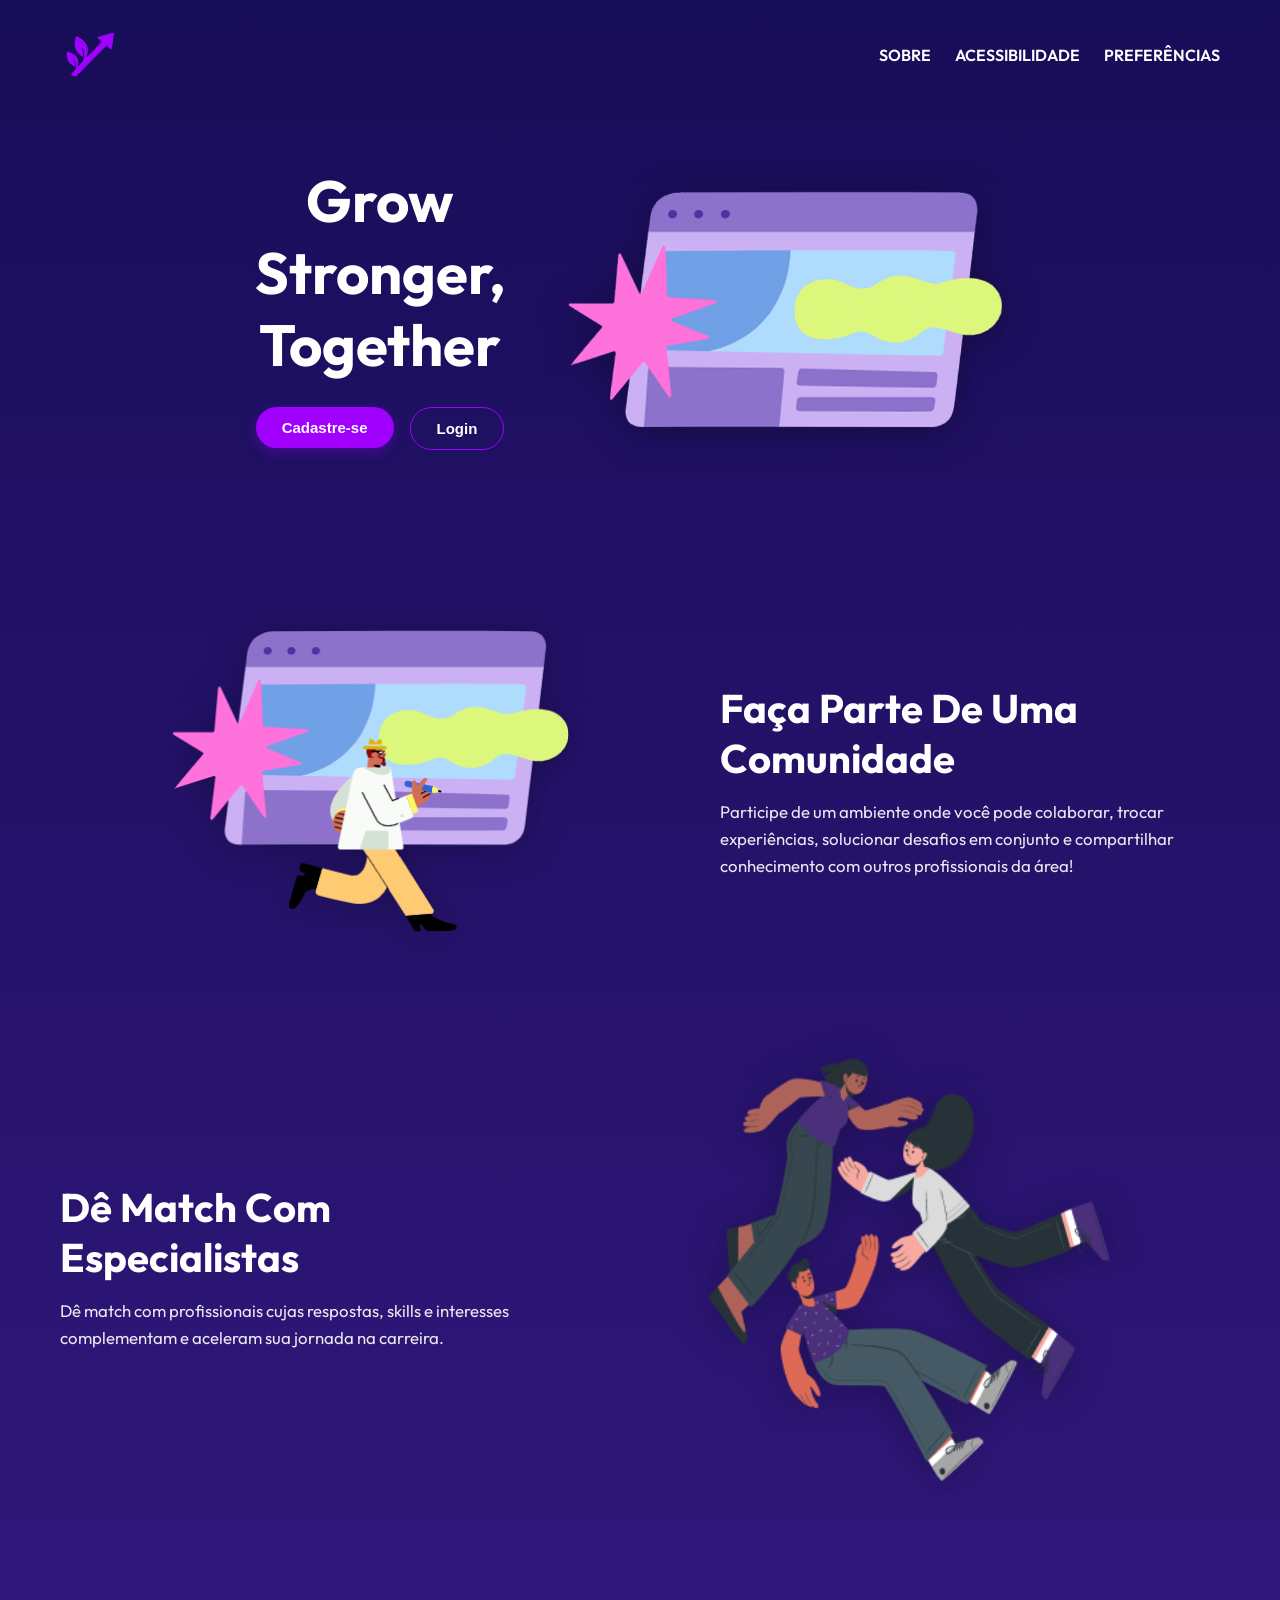
<file: public/index.html>
<!DOCTYPE html>
<html lang="pt-br">
<head>
  <meta charset="UTF-8" />
  <meta name="viewport" content="width=device-width, initial-scale=1.0" />
  <title>Grow Us</title>
  <link rel="icon" href="./src/assets/icons/favicon.ico" type="image/x-icon" />
  <link rel="preconnect" href="https://fonts.googleapis.com" />
  <link rel="preconnect" href="https://fonts.gstatic.com" crossorigin />
  <link href="https://fonts.googleapis.com/css2?family=Outfit:wght@100..900&display=swap" rel="stylesheet" />

  <style>
    /* Reset e base */
    * {
      box-sizing: border-box;
      margin: 0;
      padding: 0;
    }

    body {
      background: linear-gradient(180deg, #180D59 0%, #30177A 100%);
      font-family: "Outfit", sans-serif;
      color: #fff;
      min-height: 100vh;
    }

    /* ===== HEADER ===== */
    .top {
      display: flex;
      justify-content: space-between;
      align-items: center;
      padding: 20px 60px;
    }

    .img-top svg {
      width: 90px;
      height: auto;
      transition: transform 0.3s ease;
    }

    .img-top svg:hover {
      transform: scale(1.05);
    }

    .div-top {
      display: flex;
      gap: 24px;
    }

    .texto-top {
      color: #fff;
      font-size: 16px;
      font-weight: 600;
      text-decoration: none;
      transition: color 0.3s ease;
    }

    .texto-top:hover {
      color: #a100ff;
    }

    /* ===== HERO SECTION ===== */
    .div-semi-top {
      display: flex;
      justify-content: center;
      align-items: center;
      padding: 60px 40px;
      flex-wrap: wrap;
      gap: 40px;
      max-width: 1200px;
      margin: 0 auto;
    }

    .div-semi-top-0 {
      max-width: 500px;
      text-align: center;
    }

    .texto-semi {
      font-size: 58px;
      font-weight: 700;
      line-height: 1.1;
      margin-bottom: 8px;
    }

    .div-botoes-semi {
      margin-top: 30px;
      display: flex;
      justify-content: center;
      gap: 16px;
    }

    /* Botão principal */
    .btn-conectar {
      background: #a100ff;
      color: #fff;
      border: none;
      padding: 12px 26px;
      border-radius: 25px;
      font-size: 15px;
      font-weight: 600;
      cursor: pointer;
      box-shadow: 0 4px 12px rgba(161, 0, 255, 0.3);
      transition: all 0.3s ease;
    }

    .btn-conectar:hover {
      background: #8b00e0;
      transform: translateY(-2px);
    }

    /* Botão secundário */
    .btn-login {
      background: transparent;
      color: #fff;
      border: 1.8px solid #a100ff;
      padding: 12px 26px;
      border-radius: 25px;
      font-size: 15px;
      font-weight: 600;
      cursor: pointer;
      transition: all 0.3s ease;
    }

    .btn-login:hover {
      background: rgba(161, 0, 255, 0.1);
      transform: translateY(-2px);
    }

    /* Imagem */
    .img-semi-top {
      width: 480px;
      height: auto;
      border-radius: 12px;
      filter: drop-shadow(0 6px 18px rgba(0, 0, 0, 0.3));
      transition: transform 0.3s ease;
    }

    .img-semi-top:hover {
      transform: scale(1.02);
    }

    /* ===== SEÇÕES INFERIORES ===== */
    .main-2 {
      max-width: 1200px;
      margin: 0 auto;
      padding: 60px 20px;
    }

    .feature-section {
      padding: 60px 0;
    }

    .content-wrapper {
      display: flex;
      align-items: center;
      justify-content: space-between;
      gap: 40px;
      flex-wrap: wrap;
    }

    .illustration-container {
      flex: 1;
      display: flex;
      justify-content: center;
    }

    .illustration-container img {
      width: 65%;
      max-width: 500px;
      height: auto;
      border-radius: 10px;
      filter: drop-shadow(0 6px 18px rgba(0, 0, 0, 0.25));
      transition: transform 0.3s ease;
    }

    .illustration-container img:hover {
      transform: scale(1.02);
    }

    .text-container {
      flex: 1;
      max-width: 500px;
    }

    .text-container h1 {
      font-size: 2.5rem;
      font-weight: 700;
      margin-bottom: 16px;
    }

    .text-container p {
      font-size: 1.05rem;
      line-height: 1.6;
      opacity: 0.9;
    }

    /* Ordem alternada */
    .community-section .content-wrapper {
      flex-direction: row;
    }

    .specialists-section .content-wrapper {
      flex-direction: row-reverse;
    }

    /* ===== RESPONSIVIDADE ===== */
    @media (max-width: 992px) {
      .div-semi-top {
        flex-direction: column;
        text-align: center;
        padding: 60px 30px;
      }

      .img-semi-top {
        width: 400px;
      }

      .texto-semi {
        font-size: 46px;
      }

      .content-wrapper {
        flex-direction: column;
        text-align: center;
      }

      .illustration-container img {
        width: 80%;
      }

      .text-container h1 {
        font-size: 2rem;
      }

      .text-container p {
        font-size: 1rem;
      }
    }

    @media (max-width: 576px) {
      .top {
        padding: 15px 20px;
      }

      .div-top {
        gap: 16px;
      }

      .texto-top {
        font-size: 14px;
      }

      .texto-semi {
        font-size: 38px;
      }

      .btn-conectar,
      .btn-login {
        padding: 10px 20px;
        font-size: 14px;
      }

      .img-semi-top {
        width: 100%;
      }

      .div-botoes-semi {
        flex-direction: column;
        align-items: center;
      }
    }
  </style>
</head>
<body>

  <header class="top">
    <!-- Logo SVG -->
    <div class="img-top">
      <svg xmlns="http://www.w3.org/2000/svg" width="123" height="89" viewBox="0 0 123 89" fill="none">
        <path fill-rule="evenodd" clip-rule="evenodd" d="M68.4445 18.4549C65.9694 19.1409 63.4789 19.8556 62.9098 20.0435C62.3406 20.231 60.9226 20.6368 59.7583 20.9449C58.5941 21.2531 56.4588 21.8553 55.0131 22.2833C53.5674 22.7114 52.1484 23.0697 51.8596 23.0797C51.4269 23.0948 51.3229 23.1996 51.2689 23.6767C51.1683 24.5646 51.5542 25.0324 53.765 26.7019C56.312 28.6254 57.0696 29.3261 56.953 29.6504C56.8625 29.902 55.0179 31.8948 52.8399 34.0943C52.2207 34.7196 51.2542 35.7348 50.6921 36.3502C50.1301 36.9657 49.6065 37.4465 49.5287 37.4185C49.4509 37.3905 49.2472 37.5998 49.0763 37.8835C48.7832 38.3695 48.3416 38.8509 45.8915 41.3567C45.3376 41.9231 44.8718 42.4216 44.8564 42.4645C44.8109 42.5909 41.0044 46.4867 39.3687 48.0806C38.8695 48.5673 38.0851 49.425 37.6255 49.9865C37.166 50.5481 36.5033 51.2366 36.1527 51.5164C35.6093 51.9502 35.5181 51.9661 35.5336 51.6241C35.5436 51.4035 36.0327 49.9093 36.6203 48.3036C37.2081 46.6979 37.6908 45.2362 37.693 45.0553C37.6953 44.8744 37.7939 44.117 37.9121 43.3721C38.0304 42.6273 38.0816 41.9074 38.0262 41.7723C37.9707 41.6374 37.9782 41.3802 38.0427 41.2008C38.1073 41.0214 38.0478 39.9541 37.9106 38.8288C37.5116 35.5541 35.9294 32.4679 33.118 29.4791C31.5556 27.8182 30.5673 26.8961 29.7854 26.3696C29.4157 26.1205 28.7984 25.69 28.4136 25.4126C27.5807 24.8122 26.2667 24.073 24.1089 22.9904C22.0996 21.9824 21.9023 22.0581 21.4428 24.0145C21.2724 24.7406 21.0031 25.7339 20.8445 26.222C20.686 26.7101 20.5611 27.2599 20.5671 27.4437C20.5732 27.6276 20.4927 28.342 20.3886 29.0313C20.0546 31.2388 20.0361 33.5416 20.3365 35.5098C21.1659 40.9411 23.3227 44.576 27.7513 48.0057C28.5203 48.6013 29.5733 49.4183 30.0915 49.8214C30.6097 50.2245 31.1272 50.5346 31.2414 50.5102C31.5816 50.4383 31.8349 48.6666 31.714 47.2032C31.5998 45.8206 30.5725 40.6791 30.267 39.962C29.9369 39.187 29.4009 37.0594 29.4801 36.839C29.6072 36.4856 30.3594 37.399 31.1449 38.8602C32.3917 41.1794 33.5054 46.4685 33.027 47.7987C32.9477 48.0193 32.9131 48.4059 32.9502 48.6578C33.0715 49.4806 32.3688 52.6697 31.5817 54.8695C30.9471 56.6426 30.6934 57.1337 30.1457 57.6481C29.7798 57.9918 29.4487 58.3613 29.41 58.4691C29.2472 58.9218 24.8123 63.5389 24.6069 63.4696C24.3241 63.3745 24.3089 62.8548 24.5677 62.1349C24.6779 61.8286 24.8443 60.9304 24.9377 60.1387C25.5337 55.0828 23.7161 50.6035 19.8373 47.5695C17.6514 45.8597 13.1933 43.7206 10.8723 43.2683C9.65905 43.0317 9.30221 43.256 9.37887 44.207C9.44315 45.007 9.36849 46.2183 9.23138 46.5996C9.09055 46.9912 9.48812 50.4213 9.87494 52.1513C10.6931 55.8106 12.8444 58.9808 15.7549 60.8157C18.8164 62.7459 20.6772 63.5873 21.016 63.1945C21.46 62.6797 20.8513 60.6632 19.2438 57.3217C18.3311 55.4244 17.643 53.8445 17.7146 53.8108C18.1664 53.598 20.1178 56.1146 21.009 58.0598C22.0627 60.3595 22.4643 64.2161 21.7658 65.3269C21.5835 65.6164 21.525 65.9125 21.625 66.0381C21.8019 66.2608 21.1509 67.6375 20.7355 67.9192C20.6188 67.9983 20.2473 68.3807 19.9097 68.769C19.2483 69.5304 18.4182 70.4086 17.1463 71.694C16.5544 72.2921 16.2106 72.8653 15.8428 73.8682L15.3433 75.2303L18.2522 76.3279C21.0646 77.3891 21.1838 77.4165 21.8448 77.1523C22.2209 77.0021 23.043 76.3329 23.6715 75.6654C24.8856 74.3759 26.2667 72.9873 26.7167 72.603C27.0522 72.3168 27.8193 71.5104 28.9027 70.3057C30.2063 68.8561 31.7222 67.2971 36.9707 62.0079C37.7103 61.2625 38.3272 60.6199 38.3416 60.5799C38.3653 60.514 39.4121 59.4591 42.4373 56.4522C43.019 55.874 43.6244 55.2989 43.7825 55.1741C43.9408 55.0493 44.5141 54.4626 45.0566 53.8703C46.3388 52.4705 46.3856 52.4224 52.7869 45.9133C53.2489 45.4437 53.7017 45.0861 53.7932 45.119C53.8844 45.1518 54.2066 44.8108 54.5088 44.3612C54.811 43.9116 55.6873 42.9136 56.4559 42.1432C59.2258 39.3674 60.1344 38.4418 61.78 36.7191C62.7001 35.7561 63.5853 34.9654 63.7473 34.962C63.9093 34.9586 65.1489 36.1011 66.5021 37.5006C69.8458 40.9597 70.2226 40.9463 71.0529 37.3404C71.2846 36.3336 71.4413 35.3675 71.4009 35.1938C71.3605 35.02 71.4887 34.6031 71.6859 34.2673C71.8853 33.9271 71.9772 33.5728 71.8934 33.4673C71.7111 33.2381 71.7686 32.0774 72.0389 30.5371C72.257 29.2943 72.3612 28.6259 72.8522 25.3235C73.4481 21.3167 73.5136 20.8309 73.5431 20.1982C73.5592 19.8527 73.6425 19.3756 73.7279 19.1381C73.9088 18.6351 73.5592 17.4287 73.1947 17.2976C73.0572 17.2481 70.9197 17.7689 68.4445 18.4549Z" fill="#A100FF"/>
      </svg>
    </div>

    <nav class="div-top">
      <a href="#" class="texto-top">SOBRE</a>
      <a href="#" class="texto-top">ACESSIBILIDADE</a>
      <a href="#" class="texto-top">PREFERÊNCIAS</a>
    </nav>
  </header>

  <main class="div-semi-top">
    <div class="div-semi-top-0">
      <h1 class="texto-semi">Grow</h1>
      <h1 class="texto-semi">Stronger,</h1>
      <h1 class="texto-semi">Together</h1>
      <div class="div-botoes-semi">
        <a href="./src/pages/auth/cadastro/cadastro.html">
        <button class="btn-conectar">Cadastre-se</button>
        </a>
        <a href="./src/pages/auth/login/login.html" class="btn-login-link">
          <button class="btn-login">Login</button>
        </a>      
      </div>
    </div>

    <img class="img-semi-top" src="./src/assets/images/Brazuca Screen 1.png" alt="Ilustração de um navegador">
  </main>

  <main class="main-2">
    <!-- Seção 1: Faça Parte De Uma Comunidade -->
    <section class="feature-section community-section">
      <div class="content-wrapper">
        <div class="illustration-container">
          <img src="./src/assets/images/Brazuca Screen 2.png" alt="Ilustração de uma pessoa correndo com uma tela de navegador no fundo, representando comunidade e colaboração.">
        </div>
        <div class="text-container">
          <h1>Faça Parte De Uma Comunidade</h1>
          <p style="color: white;">Participe de um ambiente onde você pode colaborar, trocar experiências, solucionar desafios em conjunto e compartilhar conhecimento com outros profissionais da área!</p>
        </div>
      </div>
    </section>

    <!-- Seção 2: Dê Match Com Especialistas -->
    <section class="feature-section specialists-section">
      <div class="content-wrapper">
        <div class="illustration-container">
          <img src="./src/assets/images/Frame 213.png" alt="Ilustração de um grupo de três pessoas interagindo ou flutuando, representando o match com especialistas.">
        </div>
        <div class="text-container">
          <h1>Dê Match Com Especialistas</h1>
          <p style="color: white;">Dê match com profissionais cujas respostas, skills e interesses complementam e aceleram sua jornada na carreira.</p>
        </div>
      </div>
    </section>
  </main>
</body>
</html>
</file>
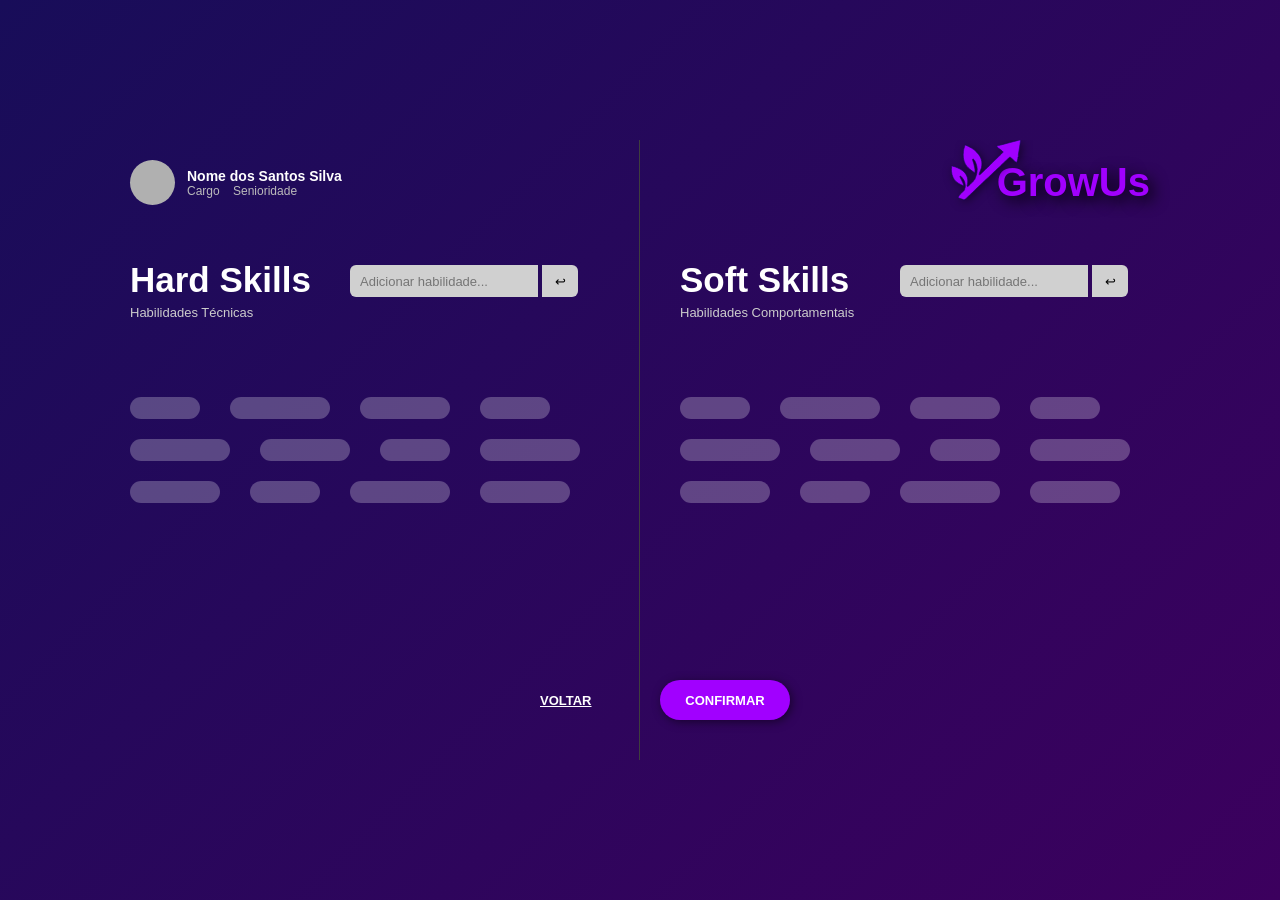
<file: public/src/pages/auth/cadastro/cadastro-skills.html>
<!DOCTYPE html>
<html lang="pt-BR">
<head>
  <meta charset="UTF-8">
  <meta name="viewport" content="width=device-width, initial-scale=1.0">
  <title>GrowUs - Skills</title>
  <link href="https://fonts.googleapis.com/css2?family=Poppins:wght@400;600;700&display=swap" rel="stylesheet">
  <link rel="stylesheet" href="../../../css/skills.css">
</head>
<body>

  <div class="container">


    <!-- Coluna Esquerda -->
   
    <section class="column left">
        <div class="linha"></div>
      <header class="user-header">
        <div class="avatar"></div>
        <div class="user-info">
          <p class="user-name">Nome dos Santos Silva</p>
          <p class="user-meta">Cargo&nbsp;&nbsp;&nbsp;&nbsp;Senioridade</p>
        </div>
      </header>

      <div class="skills-section">
        <h2 class="title">Hard Skills</h2>
        <p class="subtitle">Habilidades Técnicas</p>

        <div class="input-row">
          <input type="text" placeholder="Adicionar habilidade...">
          <button>↩</button>
        </div>

        <div class="tags">
          <span></span><span></span><span></span>
          <span></span><span></span><span></span>
          <span></span><span></span><span></span>
          <span></span><span></span><span></span>
        </div>
      </div>

      <a href="../../../../index.html">
              <button class="btn back">VOLTAR</button>

      </a>
    </section>

    <!-- Coluna Direita -->
    <section class="column right">  
      <div class="logo">GrowUs</div>
      <div class="image_logo">
        <svg xmlns="http://www.w3.org/2000/svg" width="105" height="91" viewBox="0 0 105 91" fill="none">
<path d="M103.675 0.501114C103.705 0.530493 103.753 0.585284 103.814 0.682435C103.92 0.850484 104.022 1.08186 104.103 1.34188C104.184 1.60039 104.238 1.87007 104.256 2.11008C104.275 2.36052 104.251 2.53421 104.216 2.6254C104.053 3.04755 103.912 3.82271 103.884 4.37828C103.838 5.30004 103.737 5.9982 102.768 12.0649C101.971 17.052 101.803 18.0556 101.45 19.9247C101.229 21.1003 101.092 22.1423 101.05 22.9426C101.028 23.3415 101.03 23.694 101.06 23.9778C101.074 24.1195 101.097 24.2554 101.132 24.3766C101.158 24.463 101.194 24.5619 101.253 24.6546C101.25 24.6826 101.243 24.7238 101.228 24.7789C101.182 24.9421 101.087 25.1596 100.947 25.3823C100.764 25.6712 100.615 25.9931 100.518 26.2851C100.47 26.4313 100.432 26.579 100.412 26.7176C100.393 26.8478 100.383 27.0076 100.421 27.1599L100.416 27.1388C100.417 27.1415 100.418 27.1562 100.417 27.1875C100.416 27.2375 100.411 27.3079 100.402 27.3993C100.383 27.5813 100.348 27.8236 100.298 28.1114C100.198 28.686 100.042 29.4196 99.8568 30.1704C99.5183 31.5385 99.2383 32.5113 98.9331 33.1429C98.624 33.7823 98.3806 33.8923 98.1882 33.8987C98.0537 33.9031 97.8566 33.8631 97.5716 33.7242C97.2889 33.5864 96.9507 33.3668 96.5427 33.0527C95.7253 32.4235 94.6875 31.4629 93.3293 30.1553C92.2269 29.0941 91.1688 28.1278 90.3502 27.4258C89.9418 27.0755 89.5874 26.7869 89.3151 26.5835C89.1801 26.4827 89.057 26.3964 88.9525 26.3336C88.9009 26.3025 88.844 26.271 88.7865 26.2461C88.7562 26.233 88.6878 26.2043 88.5994 26.1917L88.5045 26.1857C88.4025 26.1877 88.3166 26.2148 88.2677 26.2329C88.2122 26.2535 88.1599 26.2799 88.1134 26.3048C88.0202 26.3545 87.9172 26.4195 87.8117 26.4928C87.5988 26.6406 87.3351 26.8469 87.0406 27.0917C86.4493 27.5832 85.706 28.2546 84.952 28.9892C82.2859 31.5866 80.8151 32.9819 76.3224 37.1721C75.0703 38.34 73.6167 39.8758 73.0952 40.5978C72.8629 40.9195 72.6288 41.1945 72.4439 41.3767C72.3745 41.445 72.3183 41.4914 72.279 41.5221C72.2064 41.5291 72.1497 41.5469 72.1216 41.5558C72.0415 41.5814 71.9648 41.6183 71.8998 41.6534C71.7674 41.7249 71.6159 41.8259 71.4592 41.9411C71.1419 42.1743 70.7538 42.5017 70.367 42.8676C59.985 52.6927 59.9 52.7739 57.8117 54.8957L57.8108 54.8953C57.3744 55.3388 56.9259 55.78 56.5556 56.1325C56.3645 56.3146 56.2019 56.4668 56.0747 56.5816L55.8079 56.8092C55.5217 57.0195 54.5145 57.9117 53.5791 58.777C51.1251 61.0471 49.472 62.5819 48.4276 63.5616C47.9058 64.0509 47.5335 64.4037 47.2888 64.6412C47.1671 64.7593 47.074 64.8525 47.0082 64.9207C46.9758 64.9544 46.9451 64.9869 46.9202 65.0158C46.908 65.0299 46.8929 65.0487 46.8775 65.0694C46.8753 65.0725 46.8694 65.0798 46.8619 65.0909C46.8591 65.094 46.8562 65.0979 46.8523 65.1021C46.8263 65.1302 46.785 65.1733 46.7285 65.2304C46.6164 65.3436 46.4547 65.5028 46.2543 65.6971C45.8537 66.0854 45.3052 66.6074 44.7067 67.1688C36.1948 75.1521 33.7251 77.5166 31.5991 79.7167C30.0545 81.3152 28.9281 82.4252 28.3282 82.9498L28.1035 83.1389C27.3471 83.7401 25.0862 85.8568 23.1196 87.8007C22.627 88.2875 22.0566 88.7774 21.537 89.171C21.0011 89.577 20.5695 89.8418 20.345 89.9253L20.3447 89.9262C20.079 90.025 19.9192 90.0759 19.7492 90.0952C19.5835 90.1139 19.3755 90.1054 19.032 90.0321C18.3194 89.8799 17.1695 89.4836 14.8706 88.6763L10.6179 87.183L11.2468 85.588C11.8226 84.1264 12.3429 83.3304 13.235 82.4914C15.3014 80.5479 16.6578 79.2121 17.7426 78.0499C18.0102 77.7636 18.2906 77.4798 18.5258 77.2545C18.6435 77.1418 18.7476 77.0461 18.8312 76.973C18.873 76.9366 18.9078 76.9071 18.9352 76.8854C18.9644 76.8621 18.9778 76.8534 18.9778 76.8534C19.2347 76.6912 19.4753 76.4135 19.6733 76.1418C19.881 75.8565 20.0808 75.5225 20.2472 75.1951C20.4125 74.8697 20.5535 74.5326 20.6345 74.2414C20.6746 74.0974 20.7063 73.9447 20.7106 73.8009C20.7141 73.6869 20.7033 73.495 20.5853 73.3269C20.5852 73.3105 20.5856 73.2822 20.5942 73.2414C20.6126 73.1553 20.6544 73.0428 20.7245 72.9177L20.8045 72.7892C21.1626 72.2592 21.3421 71.4747 21.4154 70.6183C21.4903 69.7427 21.4596 68.7159 21.3398 67.6446C21.1004 65.5064 20.4997 63.1268 19.6152 61.3302C18.8723 59.8211 17.6964 58.1062 16.6146 56.8077C16.0744 56.1592 15.5449 55.5992 15.0926 55.2171C14.8686 55.0278 14.6444 54.8661 14.4339 54.762C14.2805 54.6862 14.0168 54.5804 13.7367 54.6501L13.6159 54.692C13.3771 54.7967 13.3189 55.0087 13.306 55.0717C13.2903 55.1487 13.2958 55.2132 13.2987 55.2421C13.3054 55.3072 13.3218 55.3706 13.3352 55.4158C13.3641 55.514 13.4113 55.6393 13.4683 55.7803C13.5845 56.0675 13.7635 56.4688 13.9894 56.9516C14.4424 57.9196 15.0945 59.2385 15.8368 60.6746C17.1367 63.1893 18.0216 65.1854 18.4928 66.6383C18.7291 67.3669 18.8534 67.9368 18.8817 68.3547C18.9059 68.7135 18.8528 68.8828 18.8161 68.9521C18.8128 68.9525 18.8095 68.9543 18.8056 68.9548C18.7322 68.963 18.6053 68.9597 18.4118 68.9238C18.0269 68.8524 17.4811 68.6745 16.7705 68.3755C15.356 67.7802 13.3814 66.7463 10.9043 65.2928C6.30004 62.5912 2.88463 57.914 1.58537 52.5058C1.27737 51.2238 0.961283 49.2955 0.751182 47.6086C0.646283 46.7664 0.568645 45.9917 0.53132 45.3953C0.512626 45.0965 0.505036 44.849 0.507782 44.6632C0.50916 44.5701 0.513352 44.4987 0.518857 44.4478C0.525272 44.3884 0.530616 44.3848 0.521119 44.4094C0.663024 44.0422 0.750604 43.3704 0.795289 42.6958C0.829929 42.1728 0.840889 41.6009 0.821368 41.0801L0.792014 40.5796L0.77816 40.3394C0.766588 39.8365 0.889104 39.7195 0.96334 39.6761C1.03806 39.6325 1.18651 39.5852 1.47146 39.5818C1.75254 39.5784 2.12088 39.6184 2.5993 39.7052C4.42208 40.0358 7.12859 40.9941 9.8392 42.2045C12.5457 43.413 15.2062 44.8502 16.9413 46.1133C23.097 50.5945 25.9712 57.1921 25.0262 64.6514C24.952 65.2375 24.8484 65.8643 24.7418 66.3997C24.6327 66.9478 24.5271 67.3641 24.4551 67.5506C24.233 68.1254 24.1113 68.6626 24.1252 69.1026C24.1384 69.5225 24.2934 70.028 24.8216 70.1936L24.8219 70.1927C24.9458 70.2316 25.0539 70.216 25.1035 70.2057C25.1599 70.1939 25.2066 70.1762 25.2371 70.163C25.2986 70.1363 25.3554 70.1016 25.4007 70.0727C25.4947 70.0125 25.6067 69.9294 25.7258 69.8348C25.9672 69.6431 26.2854 69.3682 26.6504 69.0415C27.383 68.3857 28.3274 67.4975 29.2669 66.5872C30.2066 65.6766 31.1465 64.7394 31.8693 63.9852C32.2302 63.6087 32.5411 63.2735 32.7717 63.0085C32.8866 62.8766 32.9859 62.7569 33.063 62.6554C33.128 62.5698 33.2144 62.4501 33.2599 62.3325C33.2423 62.3779 33.2347 62.3716 33.3071 62.2835C33.3638 62.2145 33.4455 62.1232 33.5483 62.0165C33.753 61.8039 34.0248 61.5453 34.3115 61.2946C35.3083 60.4233 35.7566 59.5678 36.7839 56.8962C37.432 55.2107 38.0419 53.1545 38.4661 51.3629C38.6782 50.4668 38.8458 49.63 38.9477 48.9338C39.0467 48.2565 39.0927 47.657 39.031 47.2674C39.009 47.1282 39.0068 46.9291 39.0268 46.7207C39.0471 46.5103 39.0862 46.3289 39.1283 46.2198C39.2529 45.8972 39.3139 45.4929 39.3359 45.0548C39.3582 44.6094 39.3418 44.0965 39.2947 43.5401C39.2005 42.4265 38.9796 41.1079 38.6725 39.7508C38.0606 37.0465 37.0903 34.1222 36.0447 32.3121C35.3993 31.1947 34.7582 30.2687 34.2393 29.6822C33.9883 29.3987 33.7311 29.1533 33.4894 29.0218C33.3759 28.9602 33.1825 28.8773 32.9558 28.9142C32.7047 28.9552 32.5435 29.1157 32.4579 29.2825L32.4251 29.3538L32.4011 29.4322C32.3825 29.5091 32.3799 29.5781 32.3793 29.6183C32.3785 29.6856 32.3841 29.7574 32.3914 29.8281C32.406 29.9705 32.4341 30.1439 32.4713 30.3332C32.5459 30.7141 32.6621 31.1951 32.7978 31.6965C33.0673 32.6918 33.4271 33.8195 33.7117 34.4415C33.8139 34.6648 34.0006 35.3056 34.233 36.2321C34.4602 37.1382 34.7196 38.2701 34.9698 39.4353C35.4726 41.7773 35.9293 44.2112 36.019 45.2213C36.1135 46.2864 36.0609 47.4696 35.9193 48.3914C35.8482 48.8544 35.7576 49.2308 35.6616 49.4861C35.6462 49.527 35.6291 49.5615 35.6154 49.592C35.5373 49.5552 35.4421 49.5087 35.3341 49.4485C35.0156 49.2709 34.6116 49.0126 34.2037 48.7173C33.3627 48.1084 31.6545 46.8739 30.4068 45.9744C23.3167 40.8642 19.8895 35.482 18.5653 27.4113C18.087 24.4953 18.1151 21.0702 18.6495 17.7828C18.7349 17.2564 18.8116 16.7194 18.865 16.2779C18.9162 15.8545 18.9515 15.4752 18.945 15.2914L18.9459 15.2917C18.9437 15.2287 18.9742 15.0141 19.0575 14.6727C19.1353 14.3539 19.2454 13.9771 19.3687 13.6237C19.6325 12.8681 20.0734 11.3531 20.3519 10.2483C20.5395 9.50509 20.6902 8.9873 20.8536 8.63339C21.0152 8.28345 21.1455 8.19126 21.2393 8.15759C21.3602 8.11438 21.5909 8.10498 22.0677 8.25482C22.5316 8.40068 23.1351 8.66442 23.9529 9.04627C27.4532 10.6806 29.5541 11.7837 30.8712 12.6673C31.4995 13.0887 32.5054 13.7413 33.1096 14.1201C34.3285 14.884 35.8991 16.2428 38.434 18.7507C42.9422 23.2113 45.4439 27.781 46.0744 32.5962C46.1844 33.4364 46.2631 34.2527 46.3012 34.889C46.3202 35.2078 46.3285 35.4759 46.3264 35.6762C46.3254 35.7767 46.3223 35.8538 46.3171 35.9086C46.314 35.9411 46.3109 35.9574 46.3101 35.9619L46.2683 36.0919C46.2255 36.2467 46.2036 36.4088 46.1989 36.5583C46.1934 36.7369 46.2128 36.9458 46.2838 37.1289C46.2829 37.1249 46.2851 37.1304 46.2873 37.1496C46.2907 37.1793 46.2927 37.2259 46.2935 37.2906C46.2951 37.4193 46.2886 37.594 46.2725 37.8051C46.2483 38.1208 46.2052 38.5024 46.1453 38.9055L46.0797 39.3135C45.9832 39.8802 45.8951 40.4522 45.8299 40.918C45.767 41.3683 45.7196 41.7562 45.7172 41.9296C45.7177 41.8968 45.7223 41.9056 45.6968 42.0041C45.6762 42.0838 45.644 42.1933 45.6008 42.331C45.5146 42.6059 45.3884 42.9774 45.2316 43.4192C44.9184 44.3017 44.4861 45.4539 44.0111 46.6617L44.0107 46.6626C43.5323 47.8793 43.094 49.0556 42.7721 49.971C42.6113 50.428 42.4787 50.8235 42.3845 51.1282C42.3376 51.2802 42.2985 51.4139 42.2706 51.5232C42.246 51.6195 42.2189 51.7352 42.2142 51.8315C42.2082 51.9544 42.203 52.1482 42.27 52.3151C42.3097 52.4141 42.3884 52.5385 42.5385 52.619C42.6876 52.6989 42.8398 52.6991 42.9494 52.6814C43.1384 52.6508 43.3201 52.5466 43.4573 52.4605C43.6137 52.3623 43.8036 52.2269 44.0254 52.0622L44.0248 52.0609C44.636 51.6067 45.739 50.5382 46.4958 49.6773C47.2289 48.8437 48.4878 47.563 49.2826 46.8418C50.6144 45.6339 52.8259 43.5574 54.7117 41.7612C55.6547 40.863 56.5184 40.0334 57.1513 39.4155C57.4675 39.1067 57.7277 38.8485 57.9124 38.661C58.0042 38.5678 58.0804 38.4889 58.1362 38.4283C58.1636 38.3986 58.191 38.3691 58.2134 38.3421C58.2244 38.3288 58.2379 38.3108 58.2519 38.2912C58.2545 38.2875 58.2611 38.2766 58.2707 38.2614C58.2883 38.2413 58.319 38.2097 58.3613 38.1652C58.4448 38.0773 58.5655 37.9545 58.7161 37.8046C59.0169 37.5049 59.4281 37.1059 59.8752 36.6803C63.8205 32.9251 64.6014 32.1412 65.1197 31.3415L65.1209 31.3409C65.2426 31.1531 65.369 31.0003 65.4663 30.9071C65.4807 30.8933 65.4939 30.8814 65.5051 30.8717C65.5299 30.8682 65.5509 30.8677 65.5655 30.8642C65.6281 30.8491 65.681 30.8265 65.7176 30.8091C65.7917 30.7739 65.8654 30.7276 65.9305 30.6829C66.0647 30.5908 66.2274 30.4606 66.4042 30.3096C66.7608 30.0048 67.2124 29.5802 67.676 29.1078C68.5826 28.1838 70.1466 26.6557 71.1462 25.7161C72.9164 24.0525 74.5523 22.4651 75.7656 21.2451C76.3716 20.6358 76.8754 20.1153 77.2384 19.7207C77.4194 19.524 77.5699 19.3539 77.6816 19.2179C77.7372 19.1501 77.7875 19.0853 77.8284 19.0273C77.8627 18.9788 77.9147 18.9016 77.9477 18.8162C78.0891 18.4498 77.9162 18.1098 77.7456 17.8721C77.5588 17.612 77.2585 17.3132 76.8514 16.9628C76.0309 16.2566 74.672 15.2538 72.6079 13.8029C70.8045 12.5355 69.8002 11.7604 69.2592 11.1503C68.9967 10.8543 68.8632 10.6174 68.7967 10.404C68.7473 10.2457 68.7281 10.0806 68.7368 9.88505L68.755 9.6782L68.7868 9.46869C68.7979 9.4121 68.8098 9.36783 68.8214 9.33316C68.843 9.26883 68.856 9.26355 68.8456 9.27335C68.8337 9.28435 68.8346 9.27517 68.8877 9.26174C68.9485 9.2464 69.0462 9.23333 69.2082 9.22807C69.3754 9.22268 69.6497 9.17639 69.961 9.11484C70.2878 9.05022 70.6998 8.95949 71.1668 8.84974C72.1015 8.63007 73.2698 8.33142 74.4481 8.00675C76.79 7.36141 80.2499 6.45359 82.1332 5.98974C83.5515 5.64039 85.2069 5.2067 86.3418 4.89031L87.2754 4.62052C88.1844 4.3413 92.2111 3.26568 96.2317 2.22863C98.2359 1.71169 100.102 1.25762 101.493 0.942308C102.188 0.784508 102.761 0.662186 103.171 0.584502C103.377 0.545539 103.535 0.518769 103.645 0.504278C103.655 0.502858 103.666 0.502231 103.675 0.501114ZM46.8033 65.2019L46.8401 65.1258C46.8409 65.1243 46.8419 65.1229 46.8427 65.1215C46.8299 65.1433 46.8154 65.1707 46.8033 65.2019ZM65.3254 30.8713C65.301 30.8678 65.2748 30.8626 65.2476 30.8535C65.2741 30.8623 65.3004 30.8669 65.3254 30.8713Z" fill="#A100FF" stroke="#180D59"/>
</svg>
      </div>

      <div class="skills-section">
        <h2 class="title">Soft Skills</h2>
        <p class="subtitle">Habilidades Comportamentais</p>

        <div class="input-row">
          <input type="text" placeholder="Adicionar habilidade...">
          <button>↩</button>
        </div>

        <div class="tags">
          <span></span><span></span><span></span>
          <span></span><span></span><span></span>
          <span></span><span></span><span></span>
          <span></span><span></span><span></span>
        </div>
      </div>

      <button class="btn confirm">CONFIRMAR</button>
    </section>

  </div>

</body>
</html>
</file>
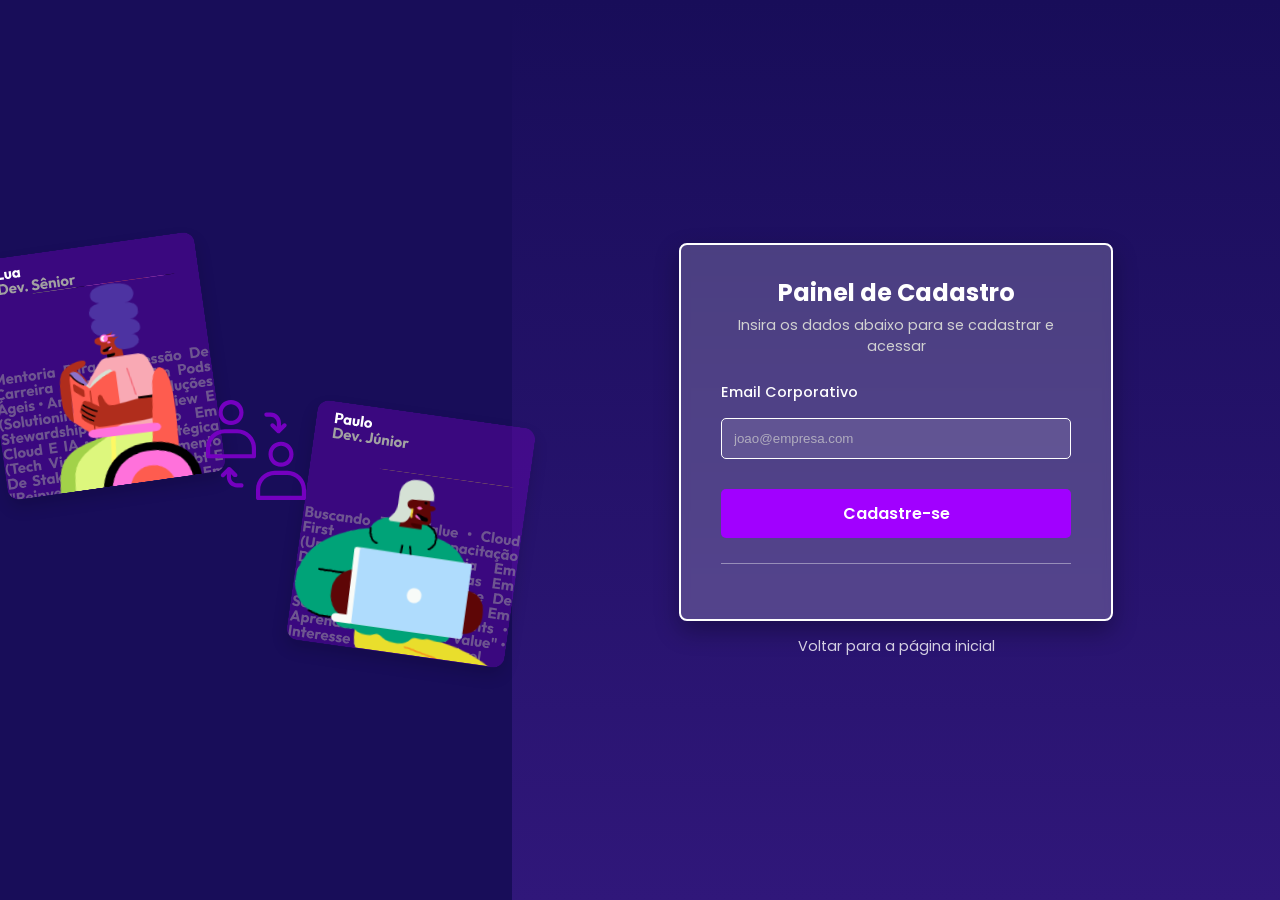
<file: public/src/pages/auth/cadastro/cadastro.html>
<!DOCTYPE html>
<html lang="pt-br">
<head>
    <meta charset="UTF-8">
    <meta name="viewport" content="width=device-width, initial-scale=1.0">
    <link rel="stylesheet" href="../../../css/login.css" class="css">
    <title>Painel do Funcionário - Layout Diagonal</title>
</head>
<body>

    <div class="container">
        <!-- LADO ESQUERDO -->
        <div class="left-side">
            <div class="image-block">

                <a href="#" class="card-link link-lua-style" title="Perfil de Lua">
                    <img src="../../../assets/images/Match 02.svg" alt="Imagem de Lua">
                </a>

                <a href="#" class="card-link link-paulo-style" title="Perfil de Paulo">
                    <img src="../../../assets/images/Match 01.svg" alt="Imagem de Paulo">
                </a>

                <!-- Ícone Central -->
                <div class="middle-icon">
                    <a href="#" title="Conexão">
                        <img src="../../../assets/images/connection.svg" width="100" height="100" alt="Ícone de conexão">
                    </a>
                </div>

            </div>
        </div>

        <!-- LADO DIREITO -->
        <div class="back">
            <div class="login-wrapper">
                <div class="login-box">
                    <h2>Painel de Cadastro</h2>
                    <p>Insira os dados abaixo para se cadastrar e acessar</p>

                    <form>
                        <label for="email">Email Corporativo</label>
                        <input type="email" id="email" placeholder="joao@empresa.com">
                        <a href="./cadastro-skills.html" class="btn-entrar">Cadastre-se</a>

                    </form>

                    <hr>
                </div>

                <a href="../../../../index.html" class="voltar">Voltar para a página inicial</a>
                
            </div>
        </div>
    </div>

</body>
</html>
</file>
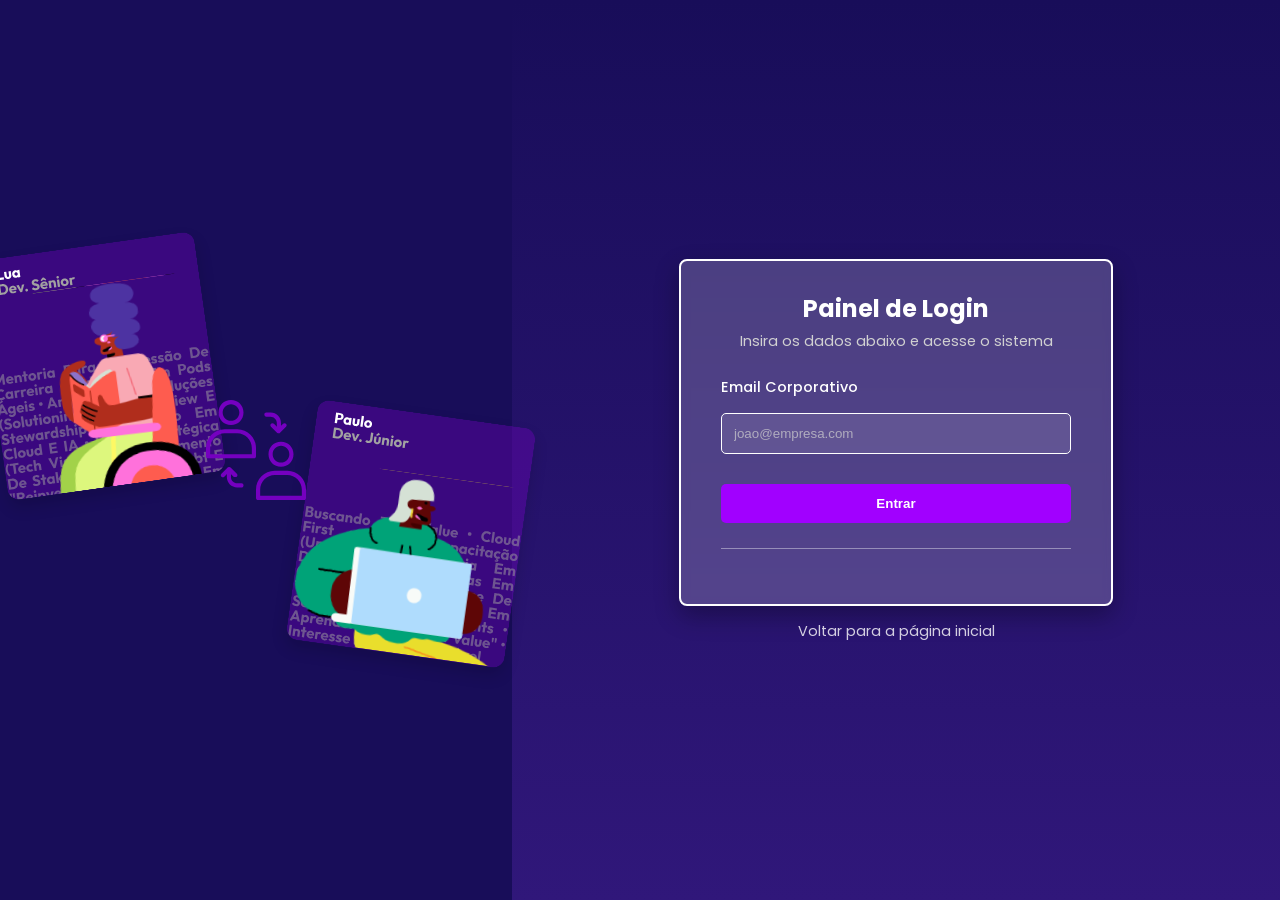
<file: public/src/pages/auth/login/login.html>
<!DOCTYPE html>
<html lang="pt-br">
<head>
    <meta charset="UTF-8">
    <meta name="viewport" content="width=device-width, initial-scale=1.0">
    <link rel="stylesheet" href="../../../css/login.css" class="css">
    <title>Painel do Funcionário - Layout Diagonal</title>
</head>
<body>

    <div class="container">
        <!-- LADO ESQUERDO -->
        <div class="left-side">
            <div class="image-block">

                <!-- Card Lua -->
                <a href="#" class="card-link link-lua-style" title="Perfil de Lua">
                    <img src="../../../assets/images/Match 02.svg" alt="Imagem de Lua">
                </a>

                <!-- Card Paulo -->
                <a href="#" class="card-link link-paulo-style" title="Perfil de Paulo">
                    <img src="../../../assets/images/Match 01.svg" alt="Imagem de Paulo">
                </a>

                <!-- Ícone Central -->
                <div class="middle-icon">
                    <a href="#" title="Conexão">
                        <img src="../../../assets/images/connection.svg" width="100" height="100" alt="Ícone de conexão">
                    </a>
                </div>

            </div>
        </div>

        <!-- LADO DIREITO -->
        <div class="back">
            <div class="login-wrapper">
                <div class="login-box">
                    <h2>Painel de Login</h2>
                    <p>Insira os dados abaixo e acesse o sistema</p>

                    <form>
                        <label for="email">Email Corporativo</label>
                        <input type="email" id="email" placeholder="joao@empresa.com">

                        <button type="submit" class="btn-entrar">Entrar</button>
                    </form>

                    <hr>
                </div>

                <a href="../../../../index.html" class="voltar">Voltar para a página inicial</a>
                
            </div>
        </div>
    </div>

</body>
</html>
</file>
<file: public/src/css/skills.css>
* {
  margin: 0;
  padding: 0;
  box-sizing: border-box;
  font-family: "Outfit", sans-serif;
}

/* ===== Container Principal ===== */
body {
  background: linear-gradient(135deg, #180D59, #3C005E);
  display: flex;
  justify-content: center;
  align-items: center;
  height: 100vh;
}

.container {
  width: 1100px;
  height: 620px;
  display: flex;
  border-radius: 10px;
  overflow: hidden;
  position: relative;
}

/* ===== Colunas ===== */
.column {
  width: 50%;
  padding: 40px 60px;
  display: flex;
  flex-direction: column;
  justify-content: space-between;
  position: relative;
}

/* Linha divisória central */
.column.left {
  border-right: 1px solid #3f3e3e;


}
.linha {
 width: 240%;
  height: 1px;
  background: linear-gradient(to right, #96968C);
  margin: 60px 0;
  margin-left: -5%;
  opacity: 0.5;

}


/* ===== Cabeçalho Usuário ===== */
.user-header {
  display: flex;
  align-items: center;
  gap: 12px;
  position: absolute;
  top: 20px;
  left: 40px;
}

.avatar {
  width: 45px;
  height: 45px;
  border-radius: 50%;
  background: #b0b0b0;
}

.user-info {
  display: flex;
  flex-direction: column;
}

.user-name {
  font-size: 14px;
  font-weight: 600;
  color: #fff;
}

.user-meta {
  font-size: 12px;
  color: #bbb;
}

/* ===== Logo GrowUs ===== */
.logo {
position: absolute;
  top: 20px;
  right: 40px;
  font-size: 40px;
  font-weight: 700;
  color: #A100FF;
  text-shadow: 5px 5px 15px black;
}
.column.right {
    display: flex;
    align-items: center;
}
.image_logo {
    order: 1;
    margin-right: -190px;
    
}
.logo {
    order: 2;
}
.image_logo svg {
    display: block;
    width: 70px; height: 70px;
    filter: drop-shadow(2px 2px 5px rgba(0,0,0,0.5));
    margin-top: -65%;
    margin-left: -35%;
}


/* ===== Bloco de Skills ===== */
.skills-section {
  position: absolute;
  top: 120px;
  left: 40px;
  right: 40px;
}

.title {
  font-size: 35px;
  font-weight: 700;
  color: #fff;
  margin-bottom: 5px;
}

.subtitle {
  font-size: 13px;
  color: #ccc;
  margin-bottom: 20px;
}

/* ===== Input + Botão ===== */
.input-row {
  display: center;
  margin-bottom: 25px;
}

.input-row input {
  flex: 1;
  height: 32px;
  border: none;
  outline: none;
  border-radius: 6px 0 0 6px;
  background: #d0d0d0;
  padding: 0 10px;
  font-size: 13px;
  position: relative;
  left: 220px;
  bottom: 75px;
}

.input-row button {
  width: 36px;
  height: 32px;
  border: none;
  background: #d0d0d0;
  border-radius: 0 6px 6px 0;
  cursor: pointer;
  position: relative;
  left: 220px;
  bottom: 75px;
}

/* ===== Tags ===== */
.tags {
  display: flex;
  flex-wrap: wrap;
  gap: 20px 30px;
  margin-bottom: 60px;
}

.tags span {
  display: inline-block;
  border-radius: 20px;
  height: 22px;
  background: rgba(255, 255, 255, 0.25);
}

/* Larguras variadas (para simular layout da imagem) */
.tags span:nth-child(3n+1) { width: 70px; }
.tags span:nth-child(3n+2) { width: 100px; }
.tags span:nth-child(3n+3) { width: 90px; }

/* ===== Botões ===== */
.btn {
  position: absolute;
  bottom: 40px;
  height: 40px;
  border: none;
  border-radius: 25px;
  font-weight: 600;
  cursor: pointer;
  font-size: 13px;
}

/* Botão Voltar */
.btn.back {
  left: 450px;
  background: none;
  color: #fff;
  text-decoration: underline;
}

/* Botão Confirmar */
.btn.confirm {
  right: 400px;
  width: 130px;
  background: #A100FF;
  color: #fff;
  filter: drop-shadow(2px 2px 5px rgba(0,0,0,0.5));
}

/* ===== Layout Fixo (sem responsividade) ===== */
body, html {
  min-width: 1100px;
  overflow-x: hidden;
}
</file>
<file: public/src/css/login.css>
@import url('https://fonts.googleapis.com/css2?family=Poppins:wght@300;400;600;700&display=swap');

html, body {
    height: 100%;
    margin: 0;
    font-family: 'Poppins', sans-serif;
    overflow: hidden;
}

.container {
    display: flex;
    height: 100vh;
}

/* --- LADO ESQUERDO --- */
.left-side {
    width: 40%;
    height: 100%;
    background:  #180D59;
    display: flex;
    align-items: center;
    justify-content: center;
    position: relative;
}

.image-block {
    width: 450px;
    height: 350px;
    position: relative;
}

/* --- CARDS --- */
.card-link {
    width: 220px;
    position: absolute;
    text-decoration: none;
    cursor: pointer;
    box-shadow: 0 8px 15px rgba(0, 0, 0, 0.15);
    border-radius: 12px;
    transition: transform 0.25s ease-in-out;
    overflow: hidden;
}

.card-link:hover {
    transform: scale(1.05);
}

/* CARD LUA — canto superior esquerdo */
.link-lua-style {
    top: -30px;
    left: -40px;
    transform: rotate(-8deg);
}

/* CARD PAULO — canto inferior direito */
.link-paulo-style {
    bottom: -30px;
    right: -40px;
    transform: rotate(8deg);
}

.card-link img {
    width: 100%;
    height: auto;
    display: block;
    border-radius: 12px;
}

/* --- ÍCONE CENTRAL --- */
.middle-icon {
    position: absolute;
    top: 50%;
    left: 50%;
    transform: translate(-50%, -50%);
    z-index: 10;
}

.middle-icon a {
    display: block;
    line-height: 0;
    transition: transform 0.25s ease-in-out;
}

.middle-icon a:hover {
    transform: scale(1.2);
}

/* --- LADO DIREITO (LOGIN) --- */
.back {
    flex: 1;
    background: linear-gradient(180deg, #180D59 0%, #30177A 100%);
    display: flex;
    align-items: center;
    justify-content: center;
}

.login-wrapper {
    display: flex;
    flex-direction: column;
    align-items: center;
}

.login-box {
    background: rgba(255, 255, 255, 0.2);
    border: 2px solid #ffffff;
    border-radius: 8px;
    padding: 30px 40px;
    width: 350px;
    text-align: center;
    box-shadow: 0 10px 25px rgba(0, 0, 0, 0.3);
    backdrop-filter: blur(5px);
}

h2 {
    color: #ffffff;
    margin: 0;
    font-weight: 700;
}

p {
    margin-top: 5px;
    color: #d1d1d1;
    font-size: 0.9rem;
}

form {
    display: flex;
    flex-direction: column;
    gap: 15px;
    margin-top: 25px;
}

label {
    text-align: left;
    font-size: 0.9rem;
    color: #ffffff;
    font-weight: 500;
}

input {
    padding: 12px;
    border-radius: 5px;
    border: 1px solid #ffffff;
    background: rgba(255, 255, 255, 0.1);
    color: #ffffff;
    outline: none;
    transition: border-color 0.3s;
}

input::placeholder {
    color: #d1d1d1;
    opacity: 0.7;
}

input:focus {
    border-color: #A100FF;
    box-shadow: 0 0 0 2px #A100FF;
}

.btn-entrar {
    background-color: #A100FF;
    color: white;
    border: none;
    padding: 12px;
    margin-top: 15px;
    border-radius: 5px;
    cursor: pointer;
    font-weight: 600;
    transition: background-color 0.3s, transform 0.1s;
    text-decoration: none;
}

.btn-entrar:hover {
    background-color: #8c00e6;
    transform: translateY(-1px);
}

hr {
    margin: 25px 0;
    border: 0;
    border-top: 1px solid rgba(255, 255, 255, 0.4);
}

.voltar {
    margin-top: 15px;
    color: #ffffff;
    text-decoration: none;
    font-size: 0.9rem;
    text-align: center;
    opacity: 0.8;
    transition: opacity 0.3s;
}

.voltar:hover {
    opacity: 1;
    text-decoration: underline;
}

/* --- RESPONSIVIDADE --- */
@media (max-width: 900px) {
    .container {
        flex-direction: column;
    }
    .left-side {
        width: 100%;
        height: 350px;
    }
    .back {
        width: 100%;
        height: auto;
        padding: 40px 20px;
    }
    .image-block {
        margin-top: 20px;
        width: 320px;
        height: 250px;
    }
    .card-link {
        width: 160px;
    }
    .middle-icon img {
        width: 70px;
        height: 70px;
    }
}
</file>
